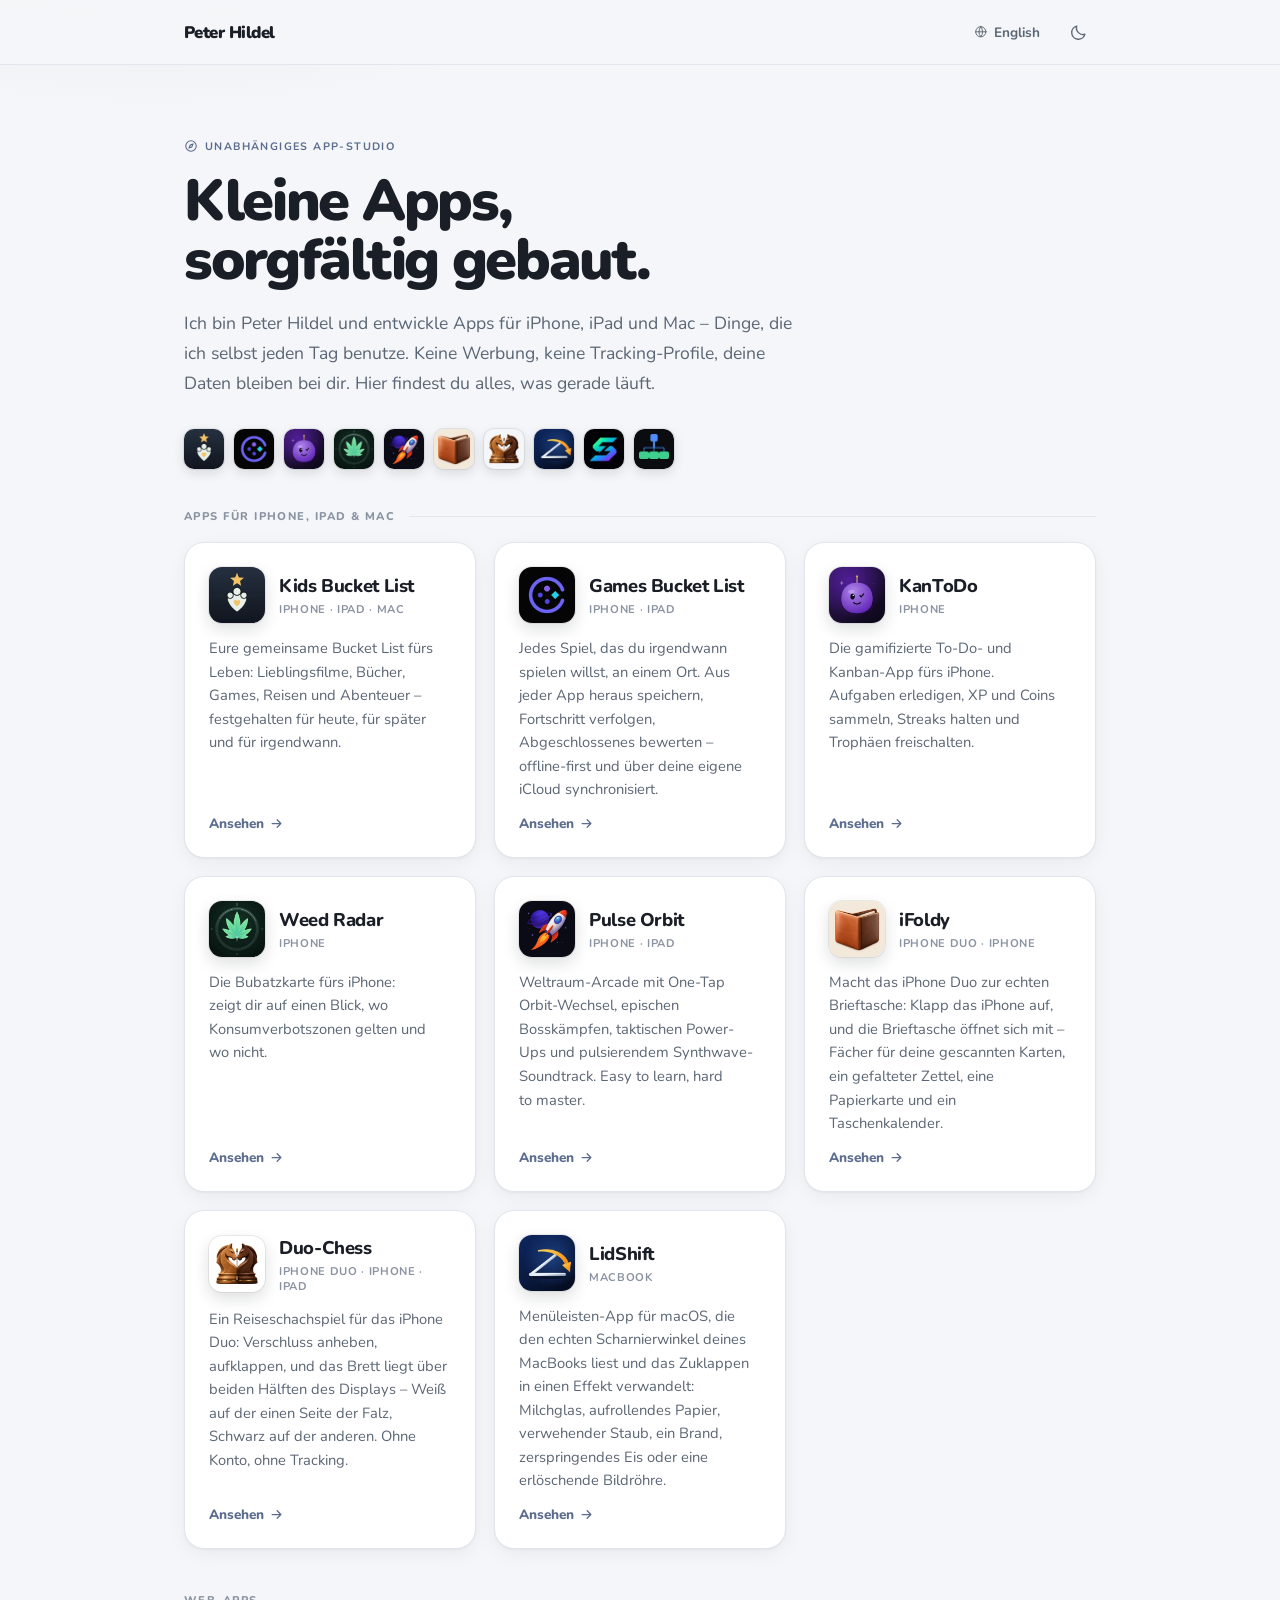
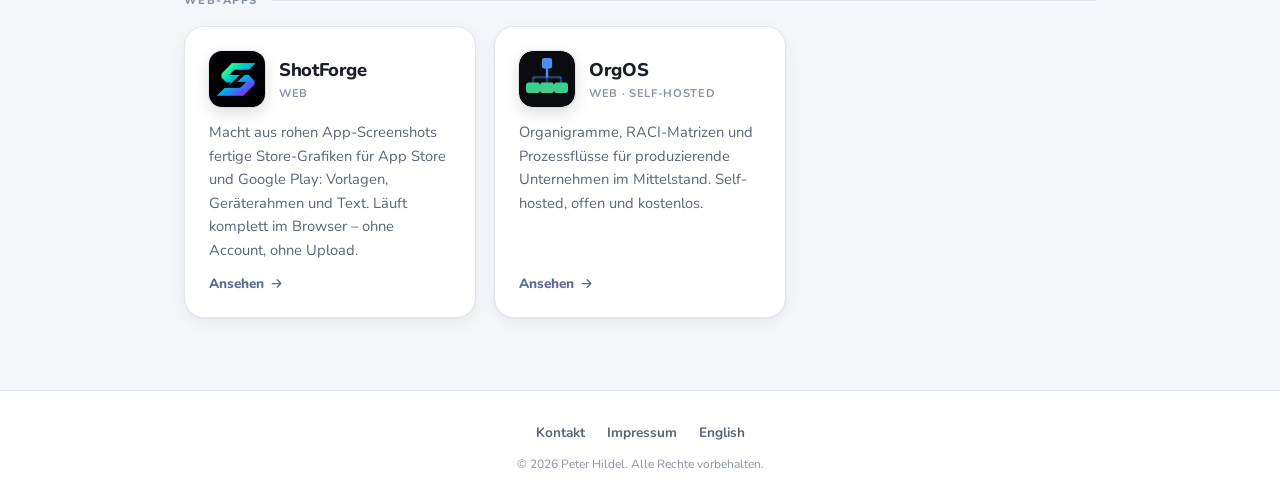
<file: index.html>
<!DOCTYPE html>
<html lang="de">
<head>
  <meta charset="UTF-8">
  <meta name="viewport" content="width=device-width, initial-scale=1.0">
  <title>Peter Hildel – Apps für iPhone, iPad und Mac</title>
  <meta name="description" content="Apps von Peter Hildel: Kids Bucket List, Games Bucket List, KanToDo, Weed Radar, Pulse Orbit, iFoldy, Duo-Chess, LidShift, ShotForge und OrgOS. Datenschutzfreundlich gebaut, ohne Werbung, ohne Tracking-Profile.">
  <meta name="theme-color" content="#F5F6F9" media="(prefers-color-scheme: light)">
  <meta name="theme-color" content="#13161B" media="(prefers-color-scheme: dark)">
  <link rel="canonical" href="https://v4ulthunt3r.github.io/">
  <meta property="og:title" content="Peter Hildel – Apps für iPhone, iPad und Mac">
  <meta property="og:description" content="Kids Bucket List, Games Bucket List, KanToDo, Weed Radar, Pulse Orbit, iFoldy, Duo-Chess, LidShift, ShotForge und OrgOS – an einem Ort.">
  <meta property="og:type" content="website">
  <meta property="og:url" content="https://v4ulthunt3r.github.io/">
  <script>
    (function () {
      var saved = localStorage.getItem('theme');
      if (saved === 'dark' || (!saved && window.matchMedia('(prefers-color-scheme: dark)').matches)) {
        document.documentElement.classList.add('dark');
      }
    })();
  </script>
  <link rel="preconnect" href="https://fonts.googleapis.com">
  <link rel="preconnect" href="https://fonts.gstatic.com" crossorigin>
  <link href="https://fonts.googleapis.com/css2?family=Nunito:wght@400;600;700;800;900&display=swap" rel="stylesheet">
  <link rel="stylesheet" href="assets/site.css">
</head>
<body>
  <svg class="sprite" aria-hidden="true" focusable="false" xmlns="http://www.w3.org/2000/svg">
    <symbol id="i-compass" viewBox="0 0 24 24"><circle cx="12" cy="12" r="9"/><path d="M15.6 8.4 13.5 13.5 8.4 15.6l2.1-5.1z"/></symbol>
    <symbol id="i-arrow" viewBox="0 0 24 24"><path d="M5 12h14M13 6l6 6-6 6"/></symbol>
    <symbol id="i-moon" viewBox="0 0 24 24"><path d="M20 14.2A8.2 8.2 0 0 1 9.8 4 8.4 8.4 0 1 0 20 14.2Z"/></symbol>
    <symbol id="i-sun" viewBox="0 0 24 24"><circle cx="12" cy="12" r="4.2"/><path d="M12 2.6v2.1M12 19.3v2.1M4.4 4.4l1.5 1.5M18.1 18.1l1.5 1.5M2.6 12h2.1M19.3 12h2.1M4.4 19.6l1.5-1.5M18.1 5.9l1.5-1.5"/></symbol>
    <symbol id="i-globe" viewBox="0 0 24 24"><circle cx="12" cy="12" r="9"/><path d="M3 12h18M12 3a14 14 0 0 1 0 18 14 14 0 0 1 0-18Z"/></symbol>
    <symbol id="i-user" viewBox="0 0 24 24"><circle cx="12" cy="8" r="3.6"/><path d="M4.8 20a7.2 7.2 0 0 1 14.4 0"/></symbol>
    <symbol id="i-mail" viewBox="0 0 24 24"><rect x="2.8" y="5" width="18.4" height="14" rx="2.4"/><path d="m3.6 7 7.2 5.3a2 2 0 0 0 2.4 0L20.4 7"/></symbol>
    <symbol id="i-receipt" viewBox="0 0 24 24"><path d="M5.5 3h13v18l-2.2-1.5-2.1 1.5-2.2-1.5L9.8 21l-2.1-1.5L5.5 21Z"/><path d="M9 8h6M9 12h6"/></symbol>
    <symbol id="i-scale" viewBox="0 0 24 24"><path d="M12 4v16M7 20h10M5 8h14M5 8l-2.5 5.5a2.8 2.8 0 0 0 5 0Zm14 0-2.5 5.5a2.8 2.8 0 0 0 5 0Z"/><circle cx="12" cy="4.5" r="1.2"/></symbol>
  </svg>

  <nav class="nav">
    <div class="wrap nav-inner">
      <a class="brand" href="index.html">Peter Hildel</a>
      <div class="nav-actions">
        <a class="nav-link" href="index-en.html"><svg class="ico"><use href="#i-globe"/></svg> English</a>
        <button id="theme-toggle" class="icon-btn" aria-label="Dunkles Design umschalten">
          <svg class="ico"><use id="theme-icon" href="#i-moon"/></svg>
        </button>
      </div>
    </div>
  </nav>

  <header class="wrap hero">
    <p class="eyebrow"><svg class="ico"><use href="#i-compass"/></svg> Unabhängiges App-Studio</p>
    <h1 class="display">Kleine Apps,<br>sorgfältig gebaut.</h1>
    <p class="lede">
      Ich bin Peter Hildel und entwickle Apps für iPhone, iPad und Mac – Dinge, die ich
      selbst jeden Tag benutze. Keine Werbung, keine Tracking-Profile, deine Daten bleiben
      bei dir. Hier findest du alles, was gerade läuft.
    </p>
    <div class="dock" aria-hidden="true">
      <img src="assets/icons/kids-bucket-list.webp" alt="" width="40" height="40" style="--i:0">
      <img src="assets/icons/games-bucket-list.webp" alt="" width="40" height="40" style="--i:1">
      <img src="assets/icons/kantodo.webp" alt="" width="40" height="40" style="--i:2">
      <img src="assets/icons/weed-radar.webp" alt="" width="40" height="40" style="--i:3">
      <img src="assets/icons/pulse-orbit.webp" alt="" width="40" height="40" style="--i:4">
      <img src="assets/icons/ifoldy.webp" alt="" width="40" height="40" style="--i:5">
      <img src="assets/icons/duo-chess.webp" alt="" width="40" height="40" style="--i:6">
      <img src="assets/icons/lidshift.webp" alt="" width="40" height="40" style="--i:7">
      <img src="assets/icons/shotforge.webp" alt="" width="40" height="40" style="--i:8">
      <img src="assets/icons/orgos.webp" alt="" width="40" height="40" style="--i:9">
    </div>
  </header>

  <main class="wrap">
    <section class="group" aria-labelledby="g-apps">
      <h2 class="group-head" id="g-apps">Apps für iPhone, iPad &amp; Mac</h2>
      <div class="grid">
        <a class="card" href="KidsBucketList/index.html" style="--i:0">
          <div class="card-head">
            <img class="app-icon" src="assets/icons/kids-bucket-list.webp" alt="" width="56" height="56">
            <div>
              <h3>Kids Bucket List</h3>
              <span class="platform">iPhone · iPad · Mac</span>
            </div>
          </div>
          <p>Eure gemeinsame Bucket List fürs Leben: Lieblingsfilme, Bücher, Games, Reisen und
             Abenteuer – festgehalten für heute, für später und für irgendwann.</p>
          <span class="meta">
            <span class="go">Ansehen <svg class="ico"><use href="#i-arrow"/></svg></span>
          </span>
        </a>
        <a class="card" href="GamesBucketList/index-de.html" style="--i:1">
          <div class="card-head">
            <img class="app-icon" src="assets/icons/games-bucket-list.webp" alt="" width="56" height="56">
            <div>
              <h3>Games Bucket List</h3>
              <span class="platform">iPhone · iPad</span>
            </div>
          </div>
          <p>Jedes Spiel, das du irgendwann spielen willst, an einem Ort. Aus jeder App heraus
             speichern, Fortschritt verfolgen, Abgeschlossenes bewerten – offline-first und
             über deine eigene iCloud synchronisiert.</p>
          <span class="meta">
            <span class="go">Ansehen <svg class="ico"><use href="#i-arrow"/></svg></span>
          </span>
        </a>
        <a class="card" href="KanToDoWeb/index.html" style="--i:2">
          <div class="card-head">
            <img class="app-icon" src="assets/icons/kantodo.webp" alt="" width="56" height="56">
            <div>
              <h3>KanToDo</h3>
              <span class="platform">iPhone</span>
            </div>
          </div>
          <p>Die gamifizierte To-Do- und Kanban-App fürs iPhone. Aufgaben erledigen, XP und
             Coins sammeln, Streaks halten und Trophäen freischalten.</p>
          <span class="meta">
            <span class="go">Ansehen <svg class="ico"><use href="#i-arrow"/></svg></span>
          </span>
        </a>
        <a class="card" href="Weed-Radar/index.html" style="--i:3">
          <div class="card-head">
            <img class="app-icon" src="assets/icons/weed-radar.webp" alt="" width="56" height="56">
            <div>
              <h3>Weed Radar</h3>
              <span class="platform">iPhone</span>
            </div>
          </div>
          <p>Die Bubatzkarte fürs iPhone: zeigt dir auf einen Blick, wo Konsumverbotszonen
             gelten und wo nicht.</p>
          <span class="meta">
            <span class="go">Ansehen <svg class="ico"><use href="#i-arrow"/></svg></span>
          </span>
        </a>
        <a class="card" href="pulse-orbit/index.html" style="--i:4">
          <div class="card-head">
            <img class="app-icon" src="assets/icons/pulse-orbit.webp" alt="" width="56" height="56">
            <div>
              <h3>Pulse Orbit</h3>
              <span class="platform">iPhone · iPad</span>
            </div>
          </div>
          <p>Weltraum-Arcade mit One-Tap Orbit-Wechsel, epischen Bosskämpfen, taktischen
             Power-Ups und pulsierendem Synthwave-Soundtrack. Easy to learn, hard to master.</p>
          <span class="meta">
            <span class="go">Ansehen <svg class="ico"><use href="#i-arrow"/></svg></span>
          </span>
        </a>
        <a class="card" href="https://ifoldy.app/index-de.html" style="--i:5">
          <div class="card-head">
            <img class="app-icon" src="assets/icons/ifoldy.webp" alt="" width="56" height="56">
            <div>
              <h3>iFoldy</h3>
              <span class="platform">iPhone Duo &middot; iPhone</span>
            </div>
          </div>
          <p>Macht das iPhone Duo zur echten Brieftasche: Klapp das iPhone auf, und die
             Brieftasche öffnet sich mit – Fächer für deine gescannten Karten, ein
             gefalteter Zettel, eine Papierkarte und ein Taschenkalender.</p>
          <span class="meta">
            <span class="go">Ansehen <svg class="ico"><use href="#i-arrow"/></svg></span>
          </span>
        </a>

        <a class="card" href="DuoChess/index-de.html" style="--i:6">
          <div class="card-head">
            <img class="app-icon" src="assets/icons/duo-chess.webp" alt="" width="56" height="56">
            <div>
              <h3>Duo-Chess</h3>
              <span class="platform">iPhone Duo &middot; iPhone &middot; iPad</span>
            </div>
          </div>
          <p>Ein Reiseschachspiel für das iPhone Duo: Verschluss anheben, aufklappen, und das
             Brett liegt über beiden Hälften des Displays – Weiß auf der einen Seite der
             Falz, Schwarz auf der anderen. Ohne Konto, ohne Tracking.</p>
          <span class="meta">
            <span class="go">Ansehen <svg class="ico"><use href="#i-arrow"/></svg></span>
          </span>
        </a>

        <a class="card" href="lidshift-website/index-de.html" style="--i:7">
          <div class="card-head">
            <img class="app-icon" src="assets/icons/lidshift.webp" alt="" width="56" height="56">
            <div>
              <h3>LidShift</h3>
              <span class="platform">MacBook</span>
            </div>
          </div>
          <p>Menüleisten-App für macOS, die den echten Scharnierwinkel deines MacBooks liest
             und das Zuklappen in einen Effekt verwandelt: Milchglas, aufrollendes Papier,
             verwehender Staub, ein Brand, zerspringendes Eis oder eine erlöschende Bildröhre.</p>
          <span class="meta">
            <span class="go">Ansehen <svg class="ico"><use href="#i-arrow"/></svg></span>
          </span>
        </a>
      </div>
    </section>

    <section class="group" aria-labelledby="g-web">
      <h2 class="group-head" id="g-web">Web-Apps</h2>
      <div class="grid">
        <a class="card" href="https://shotforge.studio" style="--i:8">
          <div class="card-head">
            <img class="app-icon" src="assets/icons/shotforge.webp" alt="" width="56" height="56">
            <div>
              <h3>ShotForge</h3>
              <span class="platform">Web</span>
            </div>
          </div>
          <p>Macht aus rohen App-Screenshots fertige Store-Grafiken für App Store und
             Google Play: Vorlagen, Geräterahmen und Text. Läuft komplett im Browser –
             ohne Account, ohne Upload.</p>
          <span class="meta">
            <span class="go">Ansehen <svg class="ico"><use href="#i-arrow"/></svg></span>
          </span>
        </a>
        <a class="card" href="Org-OS/index.html" style="--i:9">
          <div class="card-head">
            <img class="app-icon" src="assets/icons/orgos.webp" alt="" width="56" height="56">
            <div>
              <h3>OrgOS</h3>
              <span class="platform">Web · Self-hosted</span>
            </div>
          </div>
          <p>Organigramme, RACI-Matrizen und Prozessflüsse für produzierende Unternehmen im
             Mittelstand. Self-hosted, offen und kostenlos.</p>
          <span class="meta">
            <span class="go">Ansehen <svg class="ico"><use href="#i-arrow"/></svg></span>
          </span>
        </a>
      </div>
    </section>
  </main>

  <footer class="footer">
    <div class="wrap">
      <div class="footer-links">
        <a href="mailto:peter@hildel.com">Kontakt</a>
        <a href="impressum.html">Impressum</a>
        <a href="index-en.html">English</a>
      </div>
      <p class="copy">&copy; 2026 Peter Hildel. Alle Rechte vorbehalten.</p>
    </div>
  </footer>

  <script src="assets/theme.js"></script>
</body>
</html>
</file>
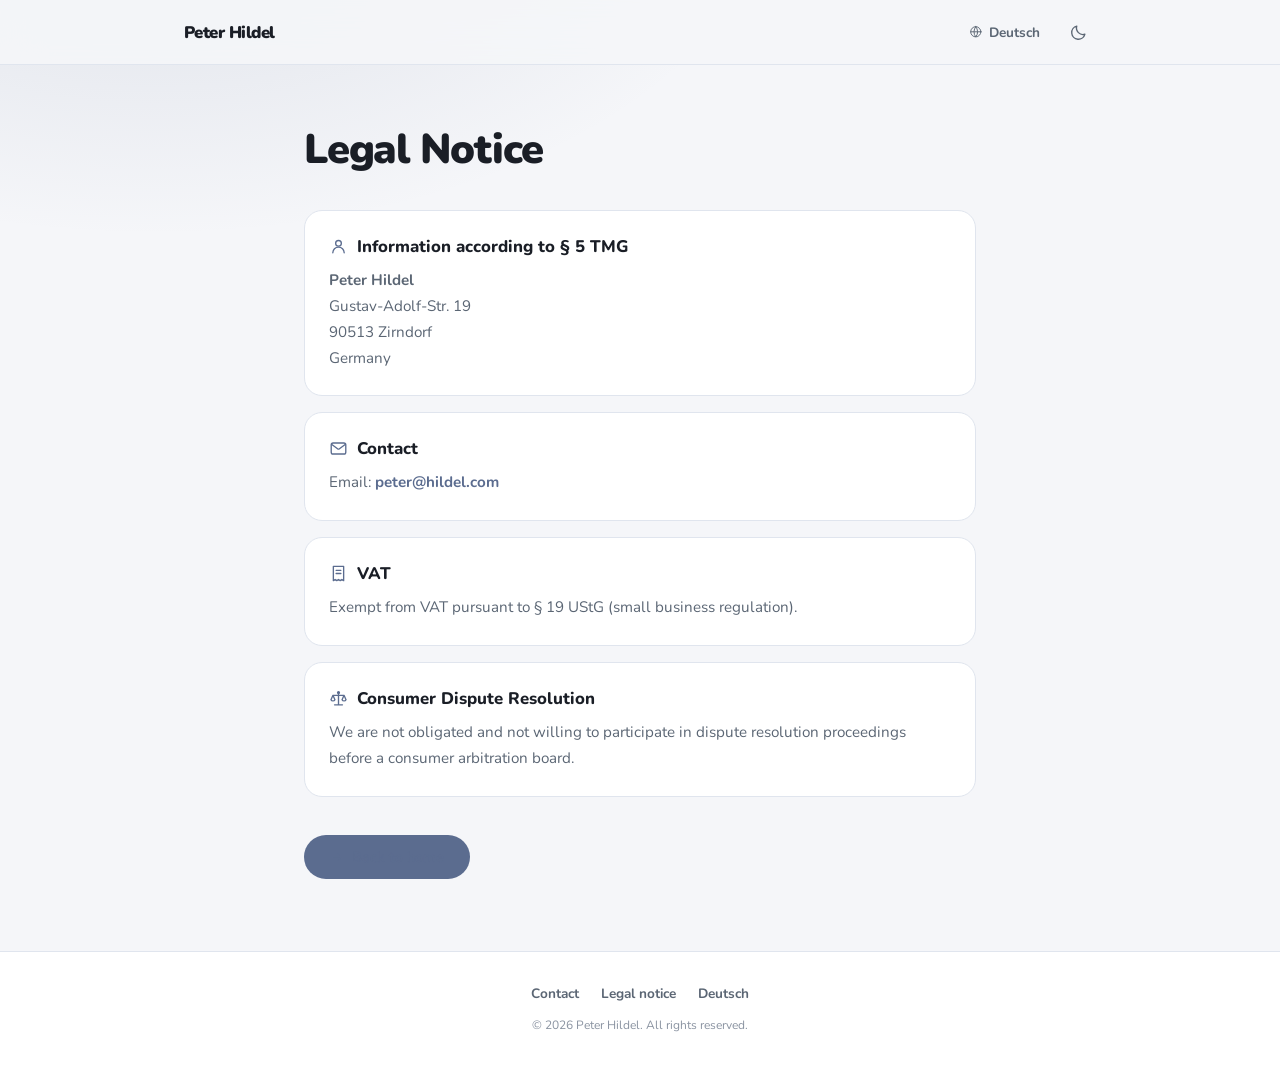
<file: impressum-en.html>
<!DOCTYPE html>
<html lang="en">
<head>
  <meta charset="UTF-8">
  <meta name="viewport" content="width=device-width, initial-scale=1.0">
  <title>Legal Notice | Peter Hildel</title>
  <meta name="description" content="Legal notice and provider identification pursuant to § 5 TMG for the apps by Peter Hildel.">
  <meta name="robots" content="noindex">
  <meta name="theme-color" content="#F5F6F9" media="(prefers-color-scheme: light)">
  <meta name="theme-color" content="#13161B" media="(prefers-color-scheme: dark)">
  <script>
    (function () {
      var saved = localStorage.getItem('theme');
      if (saved === 'dark' || (!saved && window.matchMedia('(prefers-color-scheme: dark)').matches)) {
        document.documentElement.classList.add('dark');
      }
    })();
  </script>
  <link rel="preconnect" href="https://fonts.googleapis.com">
  <link rel="preconnect" href="https://fonts.gstatic.com" crossorigin>
  <link href="https://fonts.googleapis.com/css2?family=Nunito:wght@400;600;700;800;900&display=swap" rel="stylesheet">
  <link rel="stylesheet" href="assets/site.css">
</head>
<body>
  <svg class="sprite" aria-hidden="true" focusable="false" xmlns="http://www.w3.org/2000/svg">
    <symbol id="i-compass" viewBox="0 0 24 24"><circle cx="12" cy="12" r="9"/><path d="M15.6 8.4 13.5 13.5 8.4 15.6l2.1-5.1z"/></symbol>
    <symbol id="i-star" viewBox="0 0 24 24"><path d="M12 3.5l2.6 5.3 5.9.9-4.2 4.1 1 5.8-5.3-2.8-5.3 2.8 1-5.8-4.2-4.1 5.9-.9z"/></symbol>
    <symbol id="i-gamepad" viewBox="0 0 24 24"><path d="M7 12h4M9 10v4"/><circle cx="15.5" cy="11" r="1"/><circle cx="17.5" cy="14" r="1"/><path d="M8.5 6.5h7a5 5 0 0 1 4.9 4.1l.7 4.2a2.6 2.6 0 0 1-4.7 1.9L15 15H9l-1.4 1.7a2.6 2.6 0 0 1-4.7-1.9l.7-4.2a5 5 0 0 1 4.9-4.1Z"/></symbol>
    <symbol id="i-board" viewBox="0 0 24 24"><rect x="3" y="4" width="5.5" height="16" rx="1.6"/><rect x="15.5" y="4" width="5.5" height="10" rx="1.6"/><path d="M3 9.5h5.5M15.5 9.5H21"/></symbol>
    <symbol id="i-pin" viewBox="0 0 24 24"><path d="M12 21s7-5.6 7-11a7 7 0 1 0-14 0c0 5.4 7 11 7 11Z"/><circle cx="12" cy="10" r="2.6"/></symbol>
    <symbol id="i-orbit" viewBox="0 0 24 24"><circle cx="12" cy="12" r="3.2"/><ellipse cx="12" cy="12" rx="9.2" ry="4.4" transform="rotate(-28 12 12)"/><circle cx="19" cy="8.4" r="1.5"/></symbol>
    <symbol id="i-org" viewBox="0 0 24 24"><rect x="9" y="3" width="6" height="4.5" rx="1.3"/><rect x="2.5" y="16.5" width="6" height="4.5" rx="1.3"/><rect x="15.5" y="16.5" width="6" height="4.5" rx="1.3"/><path d="M12 7.5v4.3M5.5 16.5v-2.6a1.6 1.6 0 0 1 1.6-1.6h9.8a1.6 1.6 0 0 1 1.6 1.6v2.6"/></symbol>
    <symbol id="i-arrow" viewBox="0 0 24 24"><path d="M5 12h14M13 6l6 6-6 6"/></symbol>
    <symbol id="i-moon" viewBox="0 0 24 24"><path d="M20 14.2A8.2 8.2 0 0 1 9.8 4 8.4 8.4 0 1 0 20 14.2Z"/></symbol>
    <symbol id="i-sun" viewBox="0 0 24 24"><circle cx="12" cy="12" r="4.2"/><path d="M12 2.6v2.1M12 19.3v2.1M4.4 4.4l1.5 1.5M18.1 18.1l1.5 1.5M2.6 12h2.1M19.3 12h2.1M4.4 19.6l1.5-1.5M18.1 5.9l1.5-1.5"/></symbol>
    <symbol id="i-globe" viewBox="0 0 24 24"><circle cx="12" cy="12" r="9"/><path d="M3 12h18M12 3a14 14 0 0 1 0 18 14 14 0 0 1 0-18Z"/></symbol>
    <symbol id="i-user" viewBox="0 0 24 24"><circle cx="12" cy="8" r="3.6"/><path d="M4.8 20a7.2 7.2 0 0 1 14.4 0"/></symbol>
    <symbol id="i-mail" viewBox="0 0 24 24"><rect x="2.8" y="5" width="18.4" height="14" rx="2.4"/><path d="m3.6 7 7.2 5.3a2 2 0 0 0 2.4 0L20.4 7"/></symbol>
    <symbol id="i-receipt" viewBox="0 0 24 24"><path d="M5.5 3h13v18l-2.2-1.5-2.1 1.5-2.2-1.5L9.8 21l-2.1-1.5L5.5 21Z"/><path d="M9 8h6M9 12h6"/></symbol>
    <symbol id="i-scale" viewBox="0 0 24 24"><path d="M12 4v16M7 20h10M5 8h14M5 8l-2.5 5.5a2.8 2.8 0 0 0 5 0Zm14 0-2.5 5.5a2.8 2.8 0 0 0 5 0Z"/><circle cx="12" cy="4.5" r="1.2"/></symbol>
  </svg>

  <nav class="nav">
    <div class="wrap nav-inner">
      <a class="brand" href="index-en.html">Peter Hildel</a>
      <div class="nav-actions">
        <a class="nav-link" href="impressum.html"><svg class="ico"><use href="#i-globe"/></svg> Deutsch</a>
        <button id="theme-toggle" class="icon-btn" aria-label="Toggle dark mode">
          <svg class="ico"><use id="theme-icon" href="#i-moon"/></svg>
        </button>
      </div>
    </div>
  </nav>

  <main class="wrap legal">
    <h1>Legal Notice</h1>

    <section>
      <h2><svg class="ico"><use href="#i-user"/></svg> Information according to § 5 TMG</h2>
      <p>
        <strong>Peter Hildel</strong><br>
        Gustav-Adolf-Str. 19<br>90513 Zirndorf<br>Germany
      </p>
    </section>

    <section>
      <h2><svg class="ico"><use href="#i-mail"/></svg> Contact</h2>
      <p>Email: <a href="mailto:peter@hildel.com">peter@hildel.com</a></p>
    </section>

    <section>
      <h2><svg class="ico"><use href="#i-receipt"/></svg> VAT</h2>
      <p>Exempt from VAT pursuant to § 19 UStG (small business regulation).</p>
    </section>

    <section>
      <h2><svg class="ico"><use href="#i-scale"/></svg> Consumer Dispute Resolution</h2>
      <p>
        We are not obligated and not willing to participate in dispute resolution proceedings
        before a consumer arbitration board.
      </p>
    </section>

    <a class="back" href="index-en.html"><svg class="ico"><use href="#i-arrow"/></svg> Back to home</a>
  </main>

  <footer class="footer">
    <div class="wrap">
      <div class="footer-links">
        <a href="mailto:peter@hildel.com">Contact</a>
        <a href="impressum-en.html">Legal notice</a>
        <a href="impressum.html">Deutsch</a>
      </div>
      <p class="copy">&copy; 2026 Peter Hildel. All rights reserved.</p>
    </div>
  </footer>

  <script src="assets/theme.js"></script>
</body>
</html>
</file>
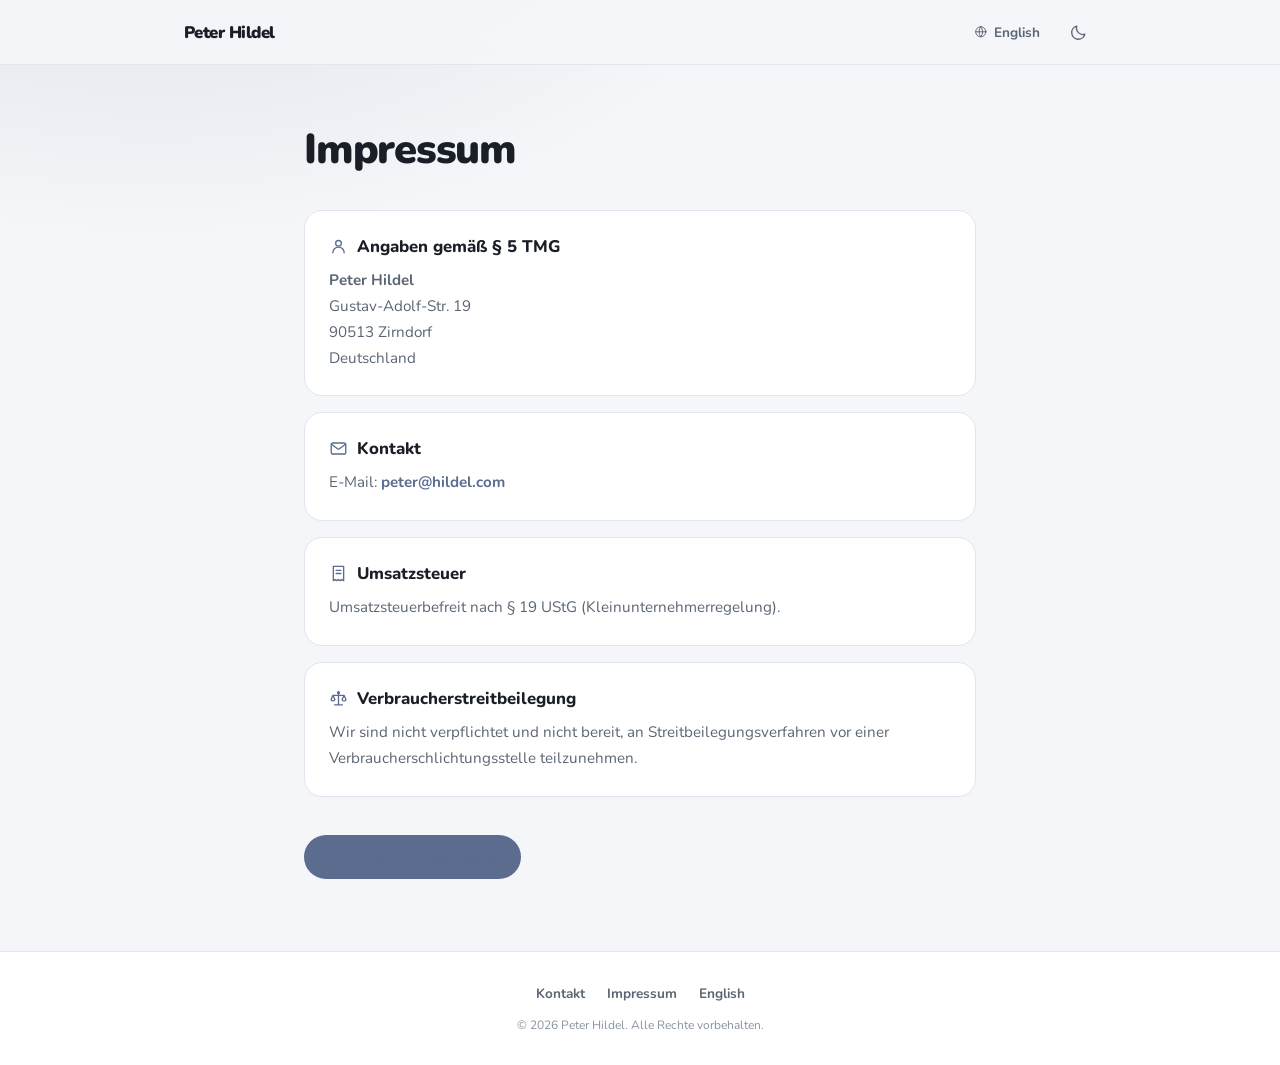
<file: impressum.html>
<!DOCTYPE html>
<html lang="de">
<head>
  <meta charset="UTF-8">
  <meta name="viewport" content="width=device-width, initial-scale=1.0">
  <title>Impressum | Peter Hildel</title>
  <meta name="description" content="Impressum und Anbieterkennzeichnung gemäß § 5 TMG für die Apps von Peter Hildel.">
  <meta name="robots" content="noindex">
  <meta name="theme-color" content="#F5F6F9" media="(prefers-color-scheme: light)">
  <meta name="theme-color" content="#13161B" media="(prefers-color-scheme: dark)">
  <script>
    (function () {
      var saved = localStorage.getItem('theme');
      if (saved === 'dark' || (!saved && window.matchMedia('(prefers-color-scheme: dark)').matches)) {
        document.documentElement.classList.add('dark');
      }
    })();
  </script>
  <link rel="preconnect" href="https://fonts.googleapis.com">
  <link rel="preconnect" href="https://fonts.gstatic.com" crossorigin>
  <link href="https://fonts.googleapis.com/css2?family=Nunito:wght@400;600;700;800;900&display=swap" rel="stylesheet">
  <link rel="stylesheet" href="assets/site.css">
</head>
<body>
  <svg class="sprite" aria-hidden="true" focusable="false" xmlns="http://www.w3.org/2000/svg">
    <symbol id="i-compass" viewBox="0 0 24 24"><circle cx="12" cy="12" r="9"/><path d="M15.6 8.4 13.5 13.5 8.4 15.6l2.1-5.1z"/></symbol>
    <symbol id="i-star" viewBox="0 0 24 24"><path d="M12 3.5l2.6 5.3 5.9.9-4.2 4.1 1 5.8-5.3-2.8-5.3 2.8 1-5.8-4.2-4.1 5.9-.9z"/></symbol>
    <symbol id="i-gamepad" viewBox="0 0 24 24"><path d="M7 12h4M9 10v4"/><circle cx="15.5" cy="11" r="1"/><circle cx="17.5" cy="14" r="1"/><path d="M8.5 6.5h7a5 5 0 0 1 4.9 4.1l.7 4.2a2.6 2.6 0 0 1-4.7 1.9L15 15H9l-1.4 1.7a2.6 2.6 0 0 1-4.7-1.9l.7-4.2a5 5 0 0 1 4.9-4.1Z"/></symbol>
    <symbol id="i-board" viewBox="0 0 24 24"><rect x="3" y="4" width="5.5" height="16" rx="1.6"/><rect x="15.5" y="4" width="5.5" height="10" rx="1.6"/><path d="M3 9.5h5.5M15.5 9.5H21"/></symbol>
    <symbol id="i-pin" viewBox="0 0 24 24"><path d="M12 21s7-5.6 7-11a7 7 0 1 0-14 0c0 5.4 7 11 7 11Z"/><circle cx="12" cy="10" r="2.6"/></symbol>
    <symbol id="i-orbit" viewBox="0 0 24 24"><circle cx="12" cy="12" r="3.2"/><ellipse cx="12" cy="12" rx="9.2" ry="4.4" transform="rotate(-28 12 12)"/><circle cx="19" cy="8.4" r="1.5"/></symbol>
    <symbol id="i-org" viewBox="0 0 24 24"><rect x="9" y="3" width="6" height="4.5" rx="1.3"/><rect x="2.5" y="16.5" width="6" height="4.5" rx="1.3"/><rect x="15.5" y="16.5" width="6" height="4.5" rx="1.3"/><path d="M12 7.5v4.3M5.5 16.5v-2.6a1.6 1.6 0 0 1 1.6-1.6h9.8a1.6 1.6 0 0 1 1.6 1.6v2.6"/></symbol>
    <symbol id="i-arrow" viewBox="0 0 24 24"><path d="M5 12h14M13 6l6 6-6 6"/></symbol>
    <symbol id="i-moon" viewBox="0 0 24 24"><path d="M20 14.2A8.2 8.2 0 0 1 9.8 4 8.4 8.4 0 1 0 20 14.2Z"/></symbol>
    <symbol id="i-sun" viewBox="0 0 24 24"><circle cx="12" cy="12" r="4.2"/><path d="M12 2.6v2.1M12 19.3v2.1M4.4 4.4l1.5 1.5M18.1 18.1l1.5 1.5M2.6 12h2.1M19.3 12h2.1M4.4 19.6l1.5-1.5M18.1 5.9l1.5-1.5"/></symbol>
    <symbol id="i-globe" viewBox="0 0 24 24"><circle cx="12" cy="12" r="9"/><path d="M3 12h18M12 3a14 14 0 0 1 0 18 14 14 0 0 1 0-18Z"/></symbol>
    <symbol id="i-user" viewBox="0 0 24 24"><circle cx="12" cy="8" r="3.6"/><path d="M4.8 20a7.2 7.2 0 0 1 14.4 0"/></symbol>
    <symbol id="i-mail" viewBox="0 0 24 24"><rect x="2.8" y="5" width="18.4" height="14" rx="2.4"/><path d="m3.6 7 7.2 5.3a2 2 0 0 0 2.4 0L20.4 7"/></symbol>
    <symbol id="i-receipt" viewBox="0 0 24 24"><path d="M5.5 3h13v18l-2.2-1.5-2.1 1.5-2.2-1.5L9.8 21l-2.1-1.5L5.5 21Z"/><path d="M9 8h6M9 12h6"/></symbol>
    <symbol id="i-scale" viewBox="0 0 24 24"><path d="M12 4v16M7 20h10M5 8h14M5 8l-2.5 5.5a2.8 2.8 0 0 0 5 0Zm14 0-2.5 5.5a2.8 2.8 0 0 0 5 0Z"/><circle cx="12" cy="4.5" r="1.2"/></symbol>
  </svg>

  <nav class="nav">
    <div class="wrap nav-inner">
      <a class="brand" href="index.html">Peter Hildel</a>
      <div class="nav-actions">
        <a class="nav-link" href="impressum-en.html"><svg class="ico"><use href="#i-globe"/></svg> English</a>
        <button id="theme-toggle" class="icon-btn" aria-label="Dunkles Design umschalten">
          <svg class="ico"><use id="theme-icon" href="#i-moon"/></svg>
        </button>
      </div>
    </div>
  </nav>

  <main class="wrap legal">
    <h1>Impressum</h1>

    <section>
      <h2><svg class="ico"><use href="#i-user"/></svg> Angaben gemäß § 5 TMG</h2>
      <p>
        <strong>Peter Hildel</strong><br>
        Gustav-Adolf-Str. 19<br>90513 Zirndorf<br>Deutschland
      </p>
    </section>

    <section>
      <h2><svg class="ico"><use href="#i-mail"/></svg> Kontakt</h2>
      <p>E-Mail: <a href="mailto:peter@hildel.com">peter@hildel.com</a></p>
    </section>

    <section>
      <h2><svg class="ico"><use href="#i-receipt"/></svg> Umsatzsteuer</h2>
      <p>Umsatzsteuerbefreit nach § 19 UStG (Kleinunternehmerregelung).</p>
    </section>

    <section>
      <h2><svg class="ico"><use href="#i-scale"/></svg> Verbraucherstreitbeilegung</h2>
      <p>
        Wir sind nicht verpflichtet und nicht bereit, an Streitbeilegungsverfahren vor einer
        Verbraucherschlichtungsstelle teilzunehmen.
      </p>
    </section>

    <a class="back" href="index.html"><svg class="ico"><use href="#i-arrow"/></svg> Zurück zur Startseite</a>
  </main>

  <footer class="footer">
    <div class="wrap">
      <div class="footer-links">
        <a href="mailto:peter@hildel.com">Kontakt</a>
        <a href="impressum.html">Impressum</a>
        <a href="impressum-en.html">English</a>
      </div>
      <p class="copy">&copy; 2026 Peter Hildel. Alle Rechte vorbehalten.</p>
    </div>
  </footer>

  <script src="assets/theme.js"></script>
</body>
</html>
</file>
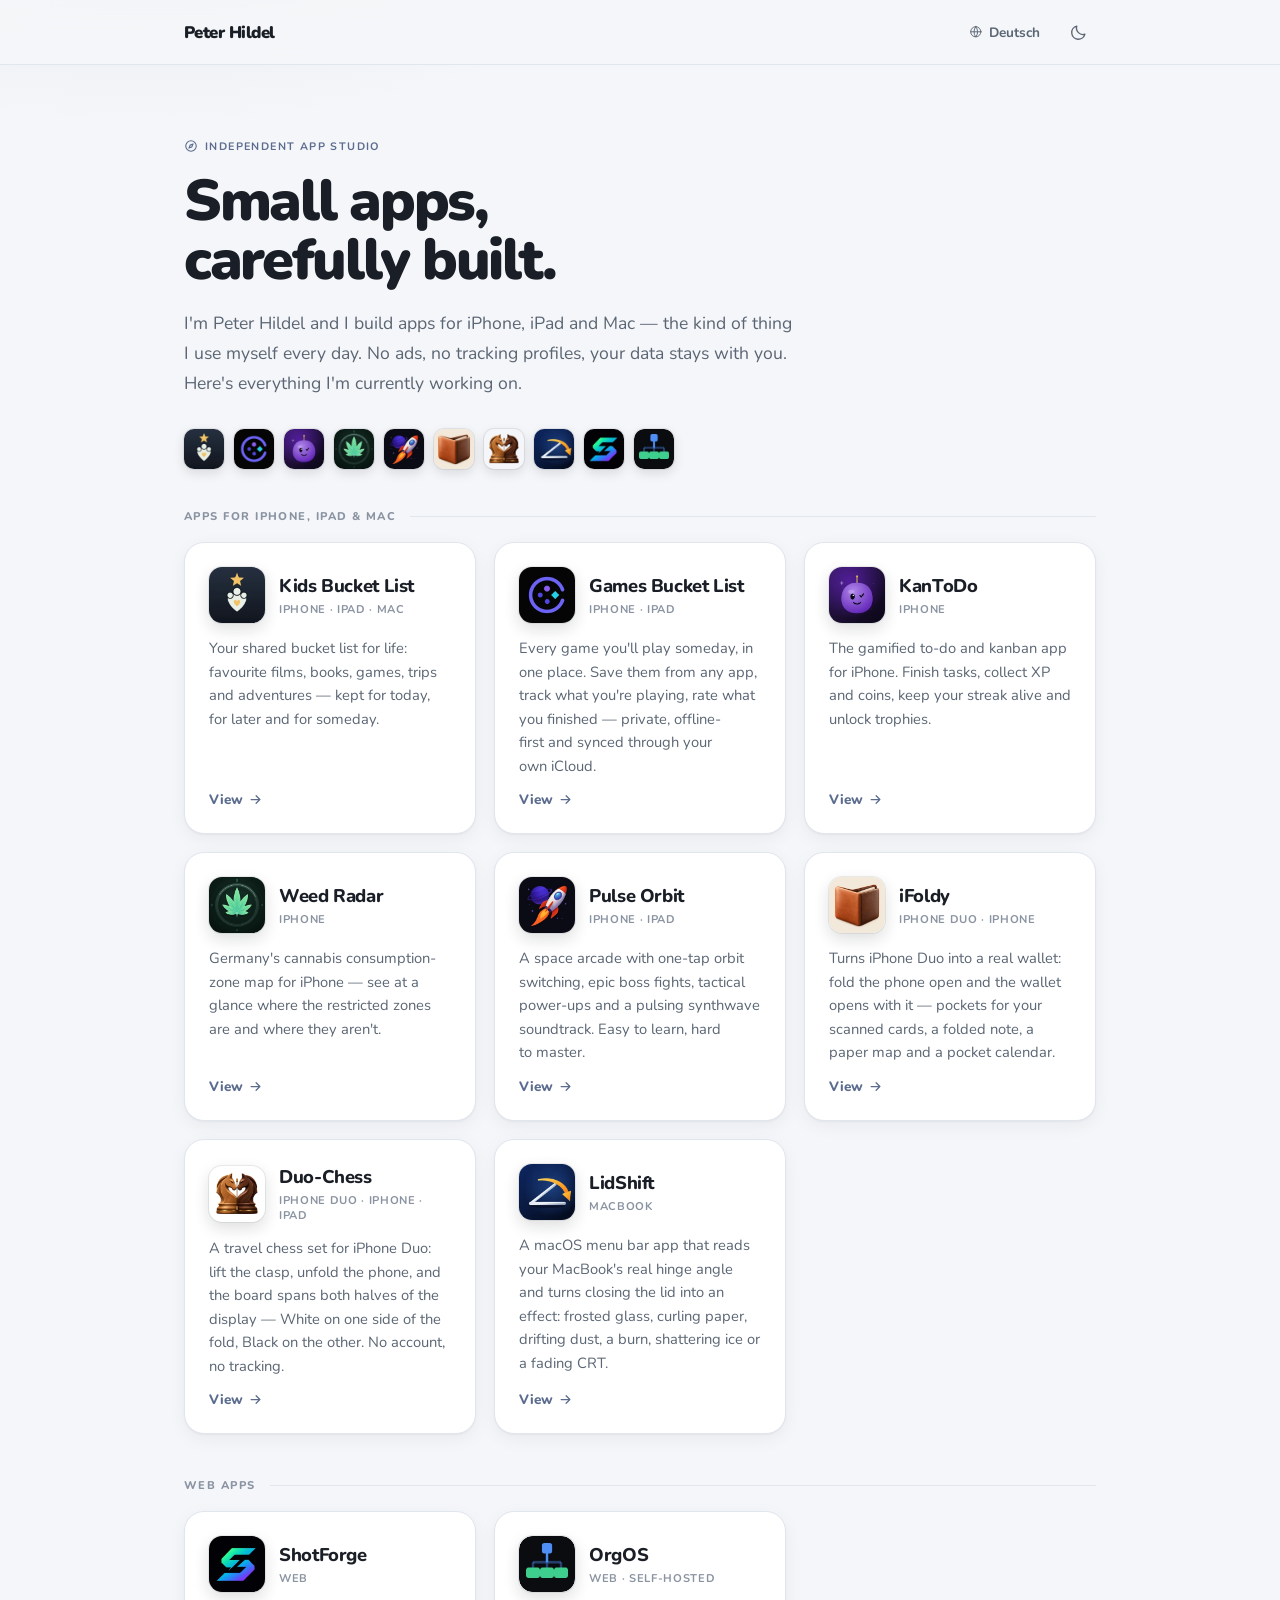
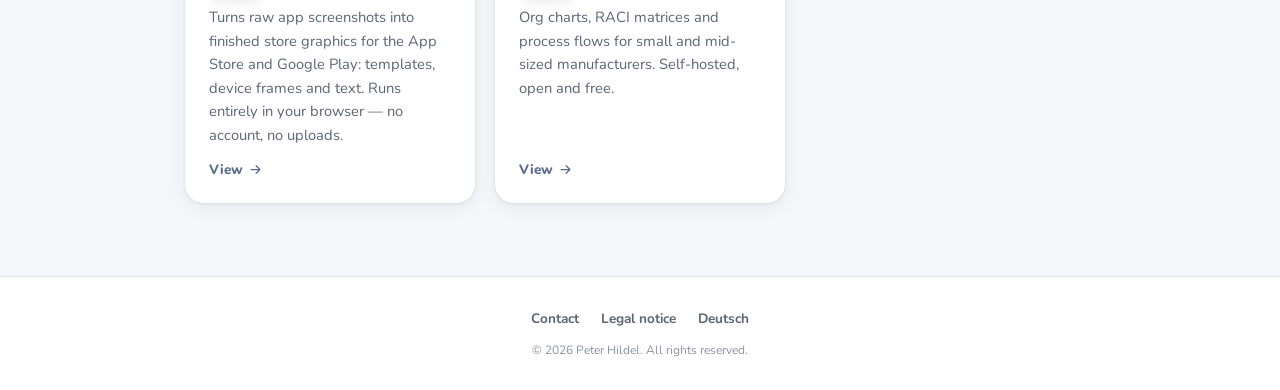
<file: index-en.html>
<!DOCTYPE html>
<html lang="en">
<head>
  <meta charset="UTF-8">
  <meta name="viewport" content="width=device-width, initial-scale=1.0">
  <title>Peter Hildel – Apps for iPhone, iPad and Mac</title>
  <meta name="description" content="Apps by Peter Hildel: Kids Bucket List, Games Bucket List, KanToDo, Weed Radar, Pulse Orbit, iFoldy, Duo-Chess, LidShift, ShotForge and OrgOS. Built privacy-first — no ads, no tracking profiles.">
  <meta name="theme-color" content="#F5F6F9" media="(prefers-color-scheme: light)">
  <meta name="theme-color" content="#13161B" media="(prefers-color-scheme: dark)">
  <link rel="canonical" href="https://v4ulthunt3r.github.io/index-en.html">
  <meta property="og:title" content="Peter Hildel – Apps for iPhone, iPad and Mac">
  <meta property="og:description" content="Kids Bucket List, Games Bucket List, KanToDo, Weed Radar, Pulse Orbit, iFoldy, Duo-Chess, LidShift, ShotForge and OrgOS – all in one place.">
  <meta property="og:type" content="website">
  <meta property="og:url" content="https://v4ulthunt3r.github.io/index-en.html">
  <script>
    (function () {
      var saved = localStorage.getItem('theme');
      if (saved === 'dark' || (!saved && window.matchMedia('(prefers-color-scheme: dark)').matches)) {
        document.documentElement.classList.add('dark');
      }
    })();
  </script>
  <link rel="preconnect" href="https://fonts.googleapis.com">
  <link rel="preconnect" href="https://fonts.gstatic.com" crossorigin>
  <link href="https://fonts.googleapis.com/css2?family=Nunito:wght@400;600;700;800;900&display=swap" rel="stylesheet">
  <link rel="stylesheet" href="assets/site.css">
</head>
<body>
  <svg class="sprite" aria-hidden="true" focusable="false" xmlns="http://www.w3.org/2000/svg">
    <symbol id="i-compass" viewBox="0 0 24 24"><circle cx="12" cy="12" r="9"/><path d="M15.6 8.4 13.5 13.5 8.4 15.6l2.1-5.1z"/></symbol>
    <symbol id="i-arrow" viewBox="0 0 24 24"><path d="M5 12h14M13 6l6 6-6 6"/></symbol>
    <symbol id="i-moon" viewBox="0 0 24 24"><path d="M20 14.2A8.2 8.2 0 0 1 9.8 4 8.4 8.4 0 1 0 20 14.2Z"/></symbol>
    <symbol id="i-sun" viewBox="0 0 24 24"><circle cx="12" cy="12" r="4.2"/><path d="M12 2.6v2.1M12 19.3v2.1M4.4 4.4l1.5 1.5M18.1 18.1l1.5 1.5M2.6 12h2.1M19.3 12h2.1M4.4 19.6l1.5-1.5M18.1 5.9l1.5-1.5"/></symbol>
    <symbol id="i-globe" viewBox="0 0 24 24"><circle cx="12" cy="12" r="9"/><path d="M3 12h18M12 3a14 14 0 0 1 0 18 14 14 0 0 1 0-18Z"/></symbol>
    <symbol id="i-user" viewBox="0 0 24 24"><circle cx="12" cy="8" r="3.6"/><path d="M4.8 20a7.2 7.2 0 0 1 14.4 0"/></symbol>
    <symbol id="i-mail" viewBox="0 0 24 24"><rect x="2.8" y="5" width="18.4" height="14" rx="2.4"/><path d="m3.6 7 7.2 5.3a2 2 0 0 0 2.4 0L20.4 7"/></symbol>
    <symbol id="i-receipt" viewBox="0 0 24 24"><path d="M5.5 3h13v18l-2.2-1.5-2.1 1.5-2.2-1.5L9.8 21l-2.1-1.5L5.5 21Z"/><path d="M9 8h6M9 12h6"/></symbol>
    <symbol id="i-scale" viewBox="0 0 24 24"><path d="M12 4v16M7 20h10M5 8h14M5 8l-2.5 5.5a2.8 2.8 0 0 0 5 0Zm14 0-2.5 5.5a2.8 2.8 0 0 0 5 0Z"/><circle cx="12" cy="4.5" r="1.2"/></symbol>
  </svg>

  <nav class="nav">
    <div class="wrap nav-inner">
      <a class="brand" href="index-en.html">Peter Hildel</a>
      <div class="nav-actions">
        <a class="nav-link" href="index.html"><svg class="ico"><use href="#i-globe"/></svg> Deutsch</a>
        <button id="theme-toggle" class="icon-btn" aria-label="Toggle dark mode">
          <svg class="ico"><use id="theme-icon" href="#i-moon"/></svg>
        </button>
      </div>
    </div>
  </nav>

  <header class="wrap hero">
    <p class="eyebrow"><svg class="ico"><use href="#i-compass"/></svg> Independent app studio</p>
    <h1 class="display">Small apps,<br>carefully built.</h1>
    <p class="lede">
      I'm Peter Hildel and I build apps for iPhone, iPad and Mac — the kind of thing I use
      myself every day. No ads, no tracking profiles, your data stays with you. Here's
      everything I'm currently working on.
    </p>
    <div class="dock" aria-hidden="true">
      <img src="assets/icons/kids-bucket-list.webp" alt="" width="40" height="40" style="--i:0">
      <img src="assets/icons/games-bucket-list.webp" alt="" width="40" height="40" style="--i:1">
      <img src="assets/icons/kantodo.webp" alt="" width="40" height="40" style="--i:2">
      <img src="assets/icons/weed-radar.webp" alt="" width="40" height="40" style="--i:3">
      <img src="assets/icons/pulse-orbit.webp" alt="" width="40" height="40" style="--i:4">
      <img src="assets/icons/ifoldy.webp" alt="" width="40" height="40" style="--i:5">
      <img src="assets/icons/duo-chess.webp" alt="" width="40" height="40" style="--i:6">
      <img src="assets/icons/lidshift.webp" alt="" width="40" height="40" style="--i:7">
      <img src="assets/icons/shotforge.webp" alt="" width="40" height="40" style="--i:8">
      <img src="assets/icons/orgos.webp" alt="" width="40" height="40" style="--i:9">
    </div>
  </header>

  <main class="wrap">
    <section class="group" aria-labelledby="g-apps">
      <h2 class="group-head" id="g-apps">Apps for iPhone, iPad &amp; Mac</h2>
      <div class="grid">
        <a class="card" href="KidsBucketList/index-en.html" style="--i:0">
          <div class="card-head">
            <img class="app-icon" src="assets/icons/kids-bucket-list.webp" alt="" width="56" height="56">
            <div>
              <h3>Kids Bucket List</h3>
              <span class="platform">iPhone · iPad · Mac</span>
            </div>
          </div>
          <p>Your shared bucket list for life: favourite films, books, games, trips and
             adventures — kept for today, for later and for someday.</p>
          <span class="meta">
            <span class="go">View <svg class="ico"><use href="#i-arrow"/></svg></span>
          </span>
        </a>
        <a class="card" href="GamesBucketList/index.html" style="--i:1">
          <div class="card-head">
            <img class="app-icon" src="assets/icons/games-bucket-list.webp" alt="" width="56" height="56">
            <div>
              <h3>Games Bucket List</h3>
              <span class="platform">iPhone · iPad</span>
            </div>
          </div>
          <p>Every game you'll play someday, in one place. Save them from any app, track what
             you're playing, rate what you finished — private, offline-first and synced
             through your own iCloud.</p>
          <span class="meta">
            <span class="go">View <svg class="ico"><use href="#i-arrow"/></svg></span>
          </span>
        </a>
        <a class="card" href="KanToDoWeb/index.html" style="--i:2">
          <div class="card-head">
            <img class="app-icon" src="assets/icons/kantodo.webp" alt="" width="56" height="56">
            <div>
              <h3>KanToDo</h3>
              <span class="platform">iPhone</span>
            </div>
          </div>
          <p>The gamified to-do and kanban app for iPhone. Finish tasks, collect XP and coins,
             keep your streak alive and unlock trophies.</p>
          <span class="meta">
            <span class="go">View <svg class="ico"><use href="#i-arrow"/></svg></span>
          </span>
        </a>
        <a class="card" href="Weed-Radar/index.html" style="--i:3">
          <div class="card-head">
            <img class="app-icon" src="assets/icons/weed-radar.webp" alt="" width="56" height="56">
            <div>
              <h3>Weed Radar</h3>
              <span class="platform">iPhone</span>
            </div>
          </div>
          <p>Germany's cannabis consumption-zone map for iPhone — see at a glance where the
             restricted zones are and where they aren't.</p>
          <span class="meta">
            <span class="go">View <svg class="ico"><use href="#i-arrow"/></svg></span>
          </span>
        </a>
        <a class="card" href="pulse-orbit/index-en.html" style="--i:4">
          <div class="card-head">
            <img class="app-icon" src="assets/icons/pulse-orbit.webp" alt="" width="56" height="56">
            <div>
              <h3>Pulse Orbit</h3>
              <span class="platform">iPhone · iPad</span>
            </div>
          </div>
          <p>A space arcade with one-tap orbit switching, epic boss fights, tactical power-ups
             and a pulsing synthwave soundtrack. Easy to learn, hard to master.</p>
          <span class="meta">
            <span class="go">View <svg class="ico"><use href="#i-arrow"/></svg></span>
          </span>
        </a>
        <a class="card" href="https://ifoldy.app/" style="--i:5">
          <div class="card-head">
            <img class="app-icon" src="assets/icons/ifoldy.webp" alt="" width="56" height="56">
            <div>
              <h3>iFoldy</h3>
              <span class="platform">iPhone Duo &middot; iPhone</span>
            </div>
          </div>
          <p>Turns iPhone Duo into a real wallet: fold the phone open and the wallet opens
             with it — pockets for your scanned cards, a folded note, a paper map and a
             pocket calendar.</p>
          <span class="meta">
            <span class="go">View <svg class="ico"><use href="#i-arrow"/></svg></span>
          </span>
        </a>

        <a class="card" href="DuoChess/" style="--i:6">
          <div class="card-head">
            <img class="app-icon" src="assets/icons/duo-chess.webp" alt="" width="56" height="56">
            <div>
              <h3>Duo-Chess</h3>
              <span class="platform">iPhone Duo &middot; iPhone &middot; iPad</span>
            </div>
          </div>
          <p>A travel chess set for iPhone Duo: lift the clasp, unfold the phone, and the
             board spans both halves of the display — White on one side of the fold,
             Black on the other. No account, no tracking.</p>
          <span class="meta">
            <span class="go">View <svg class="ico"><use href="#i-arrow"/></svg></span>
          </span>
        </a>

        <a class="card" href="lidshift-website/index.html" style="--i:7">
          <div class="card-head">
            <img class="app-icon" src="assets/icons/lidshift.webp" alt="" width="56" height="56">
            <div>
              <h3>LidShift</h3>
              <span class="platform">MacBook</span>
            </div>
          </div>
          <p>A macOS menu bar app that reads your MacBook's real hinge angle and turns closing
             the lid into an effect: frosted glass, curling paper, drifting dust, a burn,
             shattering ice or a fading CRT.</p>
          <span class="meta">
            <span class="go">View <svg class="ico"><use href="#i-arrow"/></svg></span>
          </span>
        </a>
      </div>
    </section>

    <section class="group" aria-labelledby="g-web">
      <h2 class="group-head" id="g-web">Web apps</h2>
      <div class="grid">
        <a class="card" href="https://shotforge.studio" style="--i:8">
          <div class="card-head">
            <img class="app-icon" src="assets/icons/shotforge.webp" alt="" width="56" height="56">
            <div>
              <h3>ShotForge</h3>
              <span class="platform">Web</span>
            </div>
          </div>
          <p>Turns raw app screenshots into finished store graphics for the App Store and
             Google Play: templates, device frames and text. Runs entirely in your browser —
             no account, no uploads.</p>
          <span class="meta">
            <span class="go">View <svg class="ico"><use href="#i-arrow"/></svg></span>
          </span>
        </a>
        <a class="card" href="Org-OS/index.html" style="--i:9">
          <div class="card-head">
            <img class="app-icon" src="assets/icons/orgos.webp" alt="" width="56" height="56">
            <div>
              <h3>OrgOS</h3>
              <span class="platform">Web · Self-hosted</span>
            </div>
          </div>
          <p>Org charts, RACI matrices and process flows for small and mid-sized
             manufacturers. Self-hosted, open and free.</p>
          <span class="meta">
            <span class="go">View <svg class="ico"><use href="#i-arrow"/></svg></span>
          </span>
        </a>
      </div>
    </section>
  </main>

  <footer class="footer">
    <div class="wrap">
      <div class="footer-links">
        <a href="mailto:peter@hildel.com">Contact</a>
        <a href="impressum-en.html">Legal notice</a>
        <a href="index.html">Deutsch</a>
      </div>
      <p class="copy">&copy; 2026 Peter Hildel. All rights reserved.</p>
    </div>
  </footer>

  <script src="assets/theme.js"></script>
</body>
</html>
</file>
<file: assets/site.css>
/* ── TOKENS ──
   Neutral slate palette on purpose: this page is the hub above the individual
   apps, so it must not borrow any single app's brand colour. */
:root {
  --accent:#5B6C8F; --accent-soft:#E5EAF3;
  --bg:#F5F6F9; --surface:#FFFFFF; --surf-muted:#EDF0F5;
  --stroke:#E0E5EE;
  --text-pri:#1A1E26; --text-sec:#5B6674; --text-ter:#8A93A1;
  --glow:rgba(91,108,143,.16); --icon-ring:rgba(16,20,28,.07);
}
.dark {
  --accent:#9EB2D8; --accent-soft:#293142;
  --bg:#13161B; --surface:#1C2027; --surf-muted:#232831;
  --stroke:#2B313B;
  --text-pri:#EDF1F7; --text-sec:#A6B0BE; --text-ter:#7F8996;
  --glow:rgba(158,178,216,.10); --icon-ring:rgba(255,255,255,.09);
}

*, *::before, *::after { box-sizing:border-box; }
html { scroll-behavior:smooth; -webkit-text-size-adjust:100%; }
body {
  margin:0; min-height:100vh;
  display:flex; flex-direction:column;
  font-family:'Nunito', -apple-system, BlinkMacSystemFont, 'Segoe UI', sans-serif;
  /* A soft slate glow behind the hero. Colour on this page comes from the
     app icons alone, never from the hub itself. */
  background:
    radial-gradient(900px 520px at 12% -12%, var(--glow), transparent 70%) no-repeat,
    var(--bg);
  color:var(--text-pri);
  transition:background-color 250ms ease, color 250ms ease;
}
a { color:inherit; text-decoration:none; }
::selection { background:var(--accent-soft); color:var(--text-pri); }
:focus-visible { outline:2px solid var(--accent); outline-offset:3px; border-radius:10px; }
.card:focus-visible { border-radius:20px; }
h1, h2, h3 { text-wrap:balance; margin:0; }
p { text-wrap:pretty; margin:0; }

.wrap { width:100%; max-width:960px; margin:0 auto; padding:0 24px; }

/* ── ICONS ──
   Stroked with currentColor so they inherit whatever they sit in — same
   line-icon language as the app landing pages. */
.sprite { position:absolute; width:0; height:0; overflow:hidden; }
.ico {
  width:1em; height:1em; flex:none;
  fill:none; stroke:currentColor;
  stroke-width:1.7; stroke-linecap:round; stroke-linejoin:round;
  vertical-align:-0.14em;
}

/* ── NAV ── */
.nav {
  position:sticky; top:0; z-index:50;
  background:color-mix(in srgb, var(--bg) 88%, transparent);
  backdrop-filter:blur(20px) saturate(1.8);
  -webkit-backdrop-filter:blur(20px) saturate(1.8);
  border-bottom:1px solid var(--stroke);
}
.nav-inner { display:flex; align-items:center; justify-content:space-between; padding-block:14px; }
.brand { font-weight:900; letter-spacing:-0.03em; font-size:1.05rem; }
.nav-actions { display:flex; align-items:center; gap:6px; }
.icon-btn {
  display:inline-flex; align-items:center; justify-content:center;
  width:36px; height:36px; border-radius:999px;
  background:none; border:0; cursor:pointer; color:var(--text-sec);
  transition:background .2s ease, color .2s ease;
}
.icon-btn:hover { background:var(--surf-muted); color:var(--text-pri); }
.icon-btn .ico { width:19px; height:19px; }
.nav-link {
  display:inline-flex; align-items:center; gap:6px;
  padding:8px 14px; border-radius:999px;
  font-size:.85rem; font-weight:700; color:var(--text-sec);
  transition:background .2s ease, color .2s ease;
}
.nav-link:hover { background:var(--surf-muted); color:var(--text-pri); }

/* ── HERO ── */
.hero { padding-block:72px 40px; }
.eyebrow {
  display:inline-flex; align-items:center; gap:7px;
  font-size:.675rem; font-weight:700; letter-spacing:.13em;
  text-transform:uppercase; color:var(--accent); margin-bottom:18px;
}
.eyebrow .ico { width:14px; height:14px; stroke-width:1.9; }
.display {
  font-size:clamp(2.3rem, 5.5vw, 3.6rem);
  font-weight:900; letter-spacing:-0.04em; line-height:1.04;
}
.lede {
  margin-top:18px; max-width:56ch;
  font-size:clamp(1rem, 1.4vw, 1.1rem); line-height:1.7; color:var(--text-sec);
}
/* Every app at a glance, before the cards. Decorative: the cards below carry
   the names and links. */
/* One column per icon, each up to 40px: on narrow screens they shrink
   together instead of wrapping onto a second row. */
.dock {
  display:grid; grid-auto-flow:column; grid-auto-columns:minmax(0, 40px);
  gap:clamp(6px, 2vw, 10px); justify-content:start; margin-top:30px;
}
.dock img {
  width:100%; height:auto; aspect-ratio:1; border-radius:25%;
  box-shadow:0 0 0 1px var(--icon-ring), 0 4px 12px rgba(16,20,28,.12);
  animation:rise .5s cubic-bezier(.2,.8,.2,1) backwards;
  animation-delay:calc(var(--i, 0) * 40ms + 120ms);
}

/* ── APP GRID ── */
.group { padding-bottom:44px; }
.group:last-child { padding-bottom:72px; }
.group-head {
  display:flex; align-items:center; gap:14px; margin-bottom:18px;
  font-size:.7rem; font-weight:800; letter-spacing:.13em;
  text-transform:uppercase; color:var(--text-ter);
}
.group-head::after { content:""; flex:1; height:1px; background:var(--stroke); }
.grid {
  display:grid; gap:18px;
  grid-template-columns:repeat(auto-fill, minmax(280px, 1fr));
}
.card {
  display:flex; flex-direction:column; gap:12px;
  padding:24px; border-radius:20px;
  background:var(--surface); border:1px solid var(--stroke);
  box-shadow:0 1px 2px rgba(16,20,28,.04), 0 5px 18px rgba(16,20,28,.05);
  transition:transform .25s ease, box-shadow .25s ease, border-color .25s ease;
  /* backwards, not both: a held end state would override the hover transform */
  animation:rise .55s cubic-bezier(.2,.8,.2,1) backwards;
  animation-delay:calc(var(--i, 0) * 45ms + 200ms);
}
.dark .card { box-shadow:0 4px 20px rgba(0,0,0,.22); }
.card:hover {
  transform:translateY(-3px); border-color:color-mix(in srgb, var(--accent) 45%, var(--stroke));
  box-shadow:0 2px 4px rgba(16,20,28,.05), 0 14px 34px rgba(16,20,28,.09);
}
.dark .card:hover { box-shadow:0 10px 32px rgba(0,0,0,.34); }
.card-head { display:flex; align-items:center; gap:14px; margin-bottom:2px; }
/* The ring keeps near-black icons (Pulse Orbit, OrgOS) from melting into
   the dark card surface. */
.app-icon {
  width:56px; height:56px; border-radius:13px; flex:none;
  box-shadow:0 0 0 1px var(--icon-ring), 0 6px 16px rgba(16,20,28,.14);
  transition:transform .35s cubic-bezier(.2,.8,.2,1);
}
.card:hover .app-icon { transform:translateY(-2px) rotate(-3deg) scale(1.05); }
.card h3 { font-size:1.15rem; font-weight:800; letter-spacing:-0.02em; }
.card p { font-size:.92rem; line-height:1.6; color:var(--text-sec); flex:1; }
.meta { display:flex; align-items:center; gap:12px; }
.platform {
  display:block; margin-top:4px;
  font-size:.7rem; font-weight:700; letter-spacing:.06em;
  text-transform:uppercase; color:var(--text-ter);
}
.go { display:inline-flex; align-items:center; gap:5px; font-size:.85rem; font-weight:800; color:var(--accent); }
.go .ico { width:15px; height:15px; stroke-width:2; transition:transform .2s ease; }
.card:hover .go .ico { transform:translateX(3px); }

/* ── FOOTER ── */
.footer { margin-top:auto; border-top:1px solid var(--stroke); background:var(--surface); padding:32px 0; }
.footer-links { display:flex; flex-wrap:wrap; gap:22px; justify-content:center; margin-bottom:14px; }
.footer-links a { font-size:.85rem; font-weight:700; color:var(--text-sec); transition:color .2s ease; }
.footer-links a:hover { color:var(--accent); }
.copy { text-align:center; font-size:.75rem; color:var(--text-ter); }

/* ── LEGAL PAGES ── */
.legal { padding-block:56px 72px; max-width:720px; }
.legal h1 { font-size:clamp(2rem, 4vw, 2.6rem); font-weight:900; letter-spacing:-0.03em; margin-bottom:32px; }
.legal section {
  padding:24px; border-radius:18px; margin-bottom:16px;
  background:var(--surface); border:1px solid var(--stroke);
}
.legal h2 {
  display:flex; align-items:center; gap:9px;
  font-size:1.05rem; font-weight:800; margin-bottom:10px;
}
.legal h2 .ico { width:19px; height:19px; color:var(--accent); }
.legal p { color:var(--text-sec); line-height:1.7; font-size:.95rem; }
.legal a { color:var(--accent); font-weight:700; }
.legal a:hover { text-decoration:underline; }
.back {
  display:inline-flex; align-items:center; gap:8px; margin-top:22px;
  padding:12px 26px; border-radius:999px;
  background:var(--accent); color:#fff; font-weight:800; font-size:.9rem;
  transition:filter .2s ease;
}
.back:hover { filter:brightness(1.08); }

@keyframes rise {
  from { opacity:0; transform:translateY(10px); }
  to   { opacity:1; transform:none; }
}

@media (prefers-reduced-motion: reduce) {
  *, *::before, *::after {
    animation-duration:.01ms !important; transition-duration:.01ms !important;
    scroll-behavior:auto !important;
  }
  .card, .dock img { animation:none; }
}
</file>
